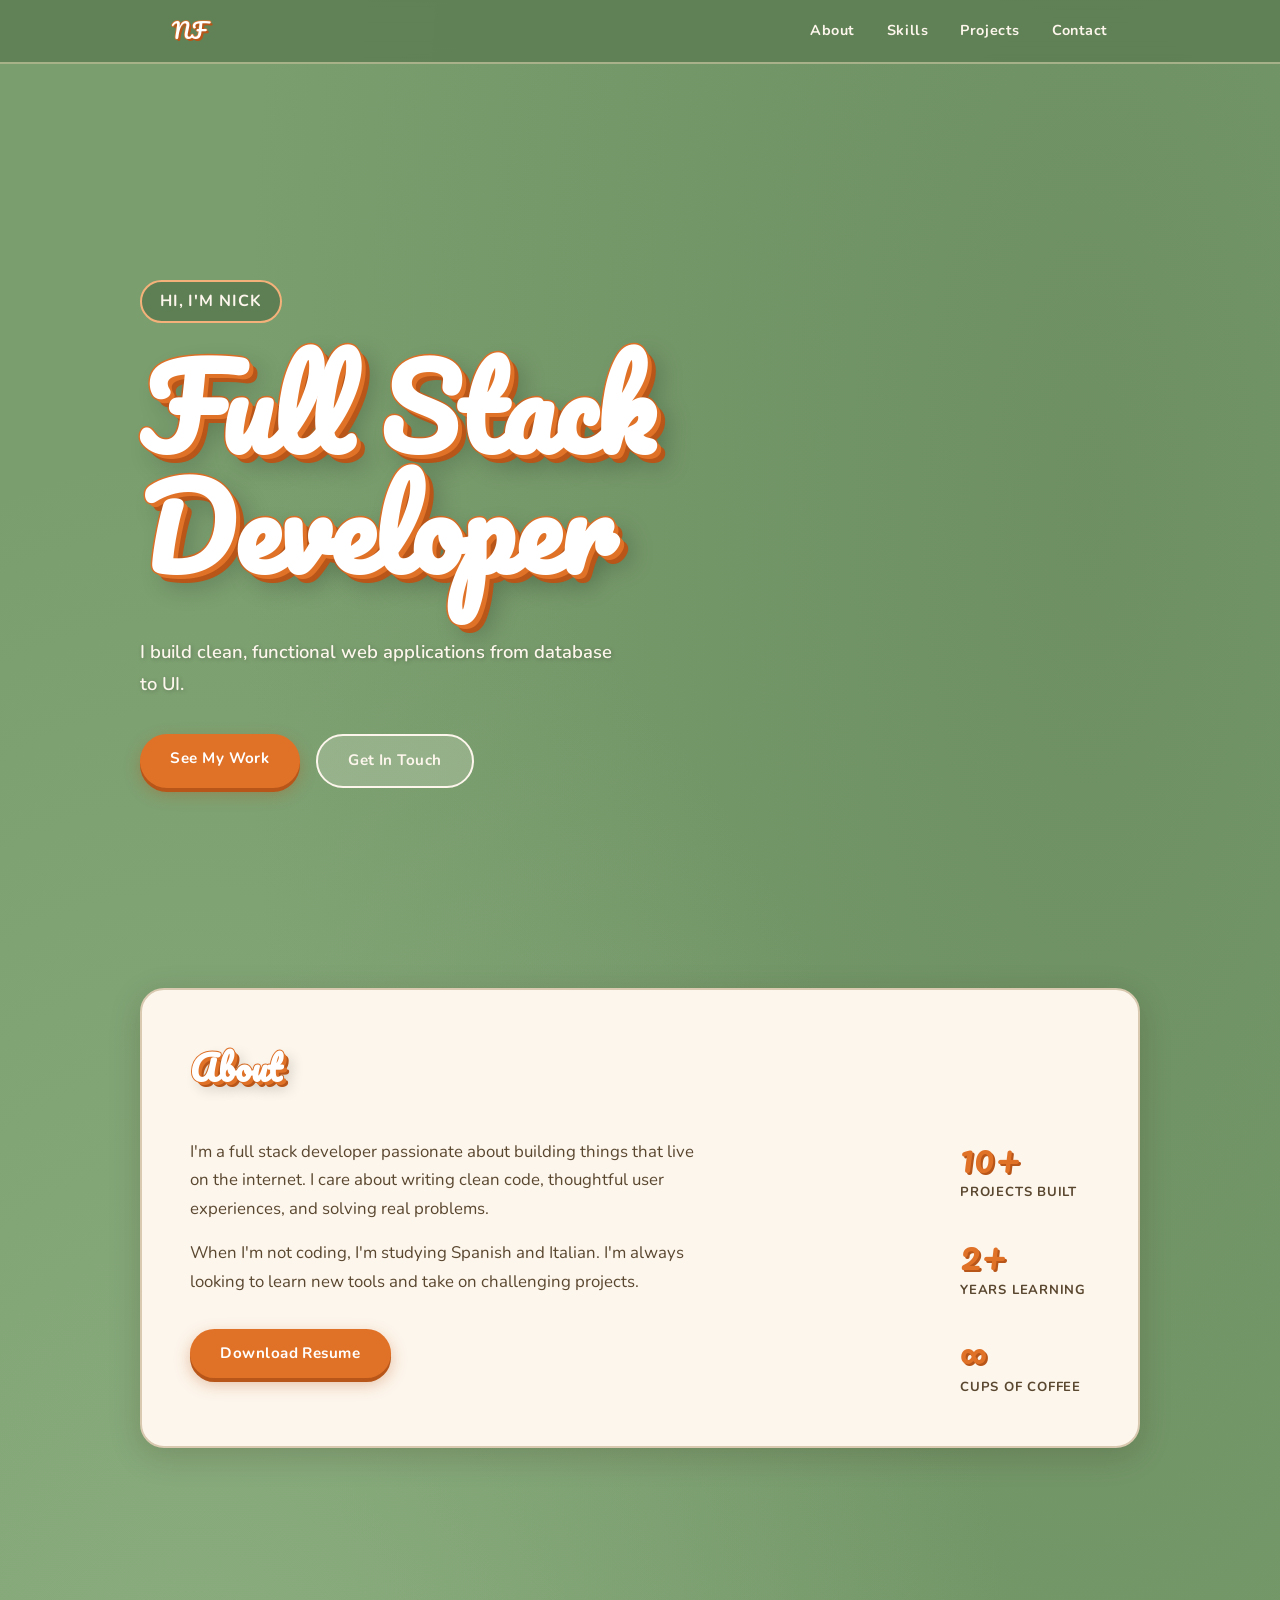
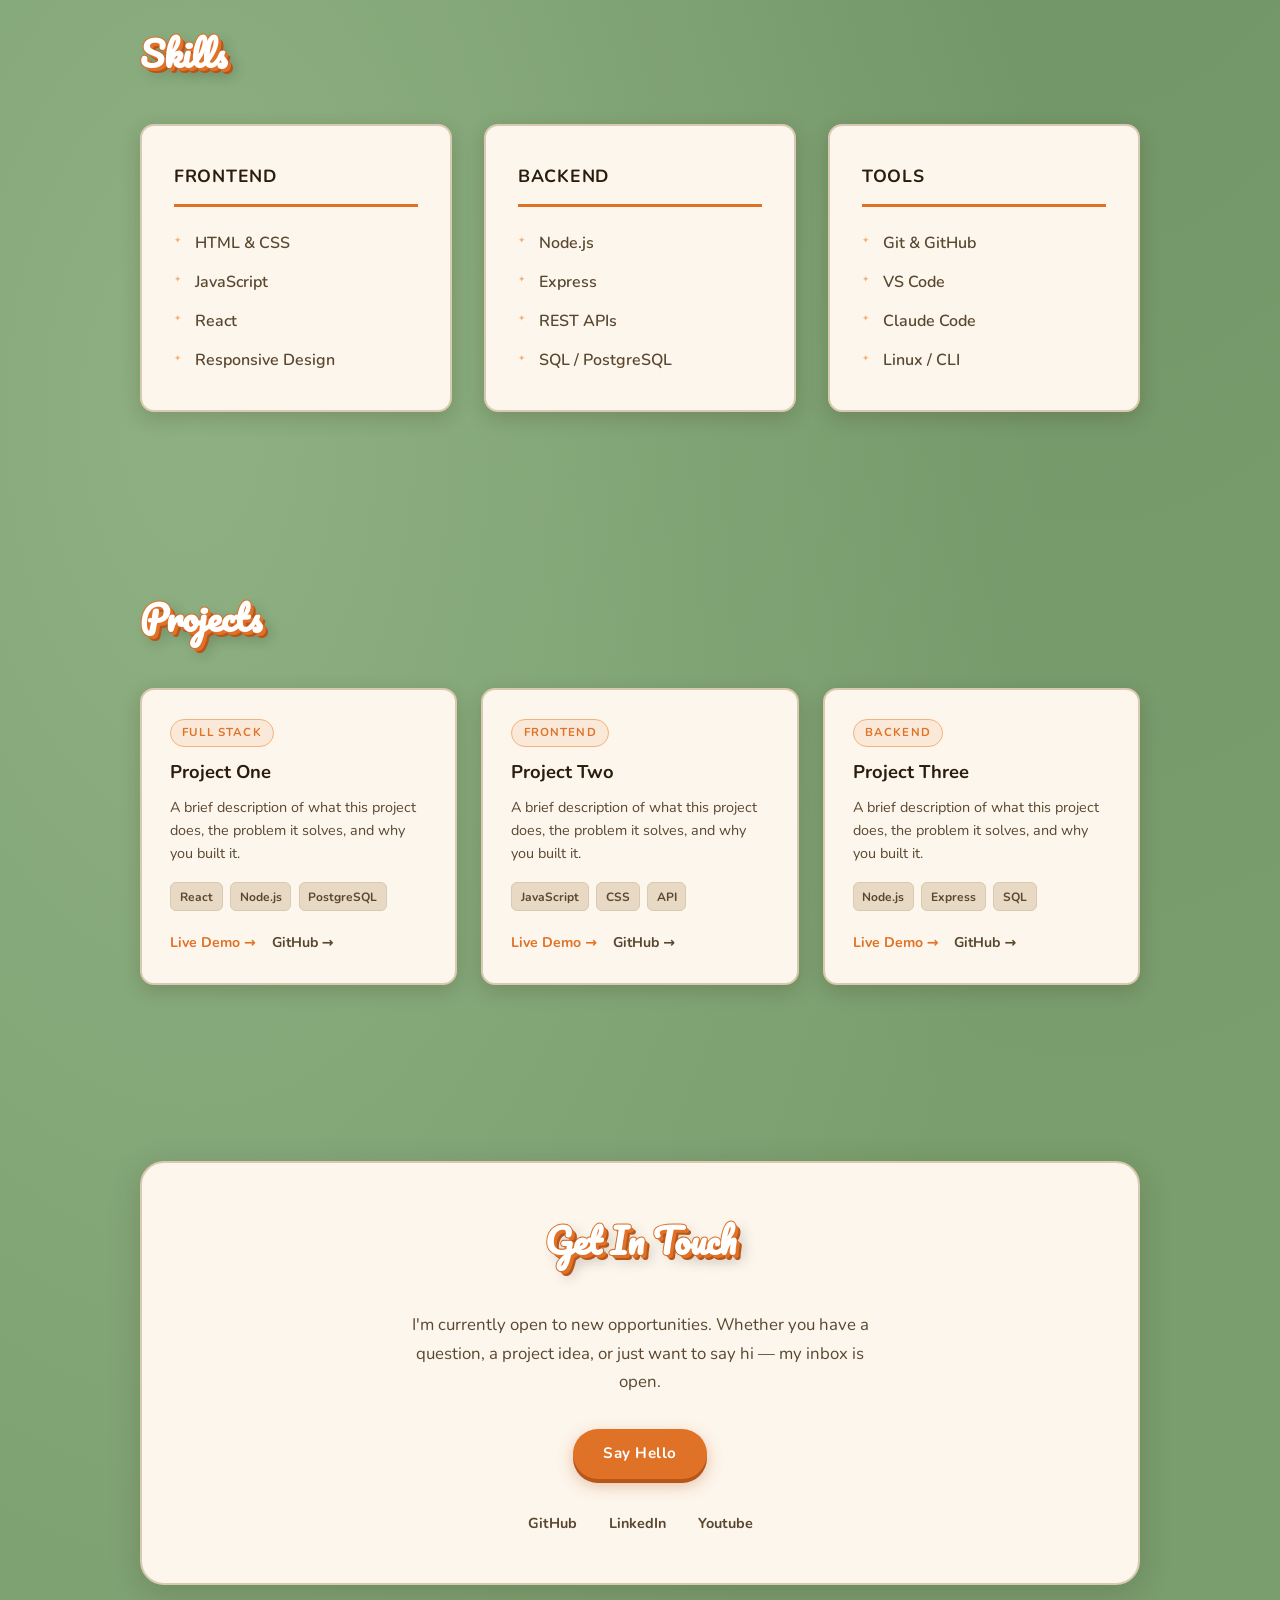
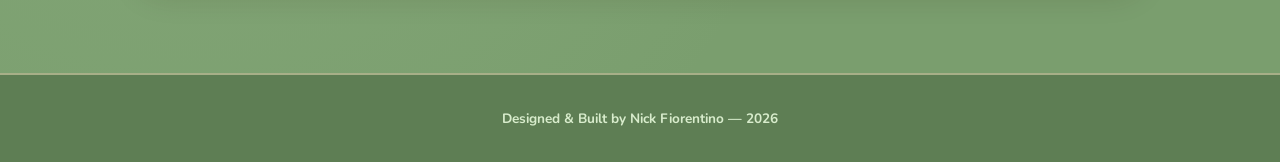
<file: My Portfolio Website/index.html>
<!DOCTYPE html>
<html lang="en">
<head>
  <meta charset="UTF-8" />
  <meta name="viewport" content="width=device-width, initial-scale=1.0" />
  <title>Nick Fiorentino — Full Stack Developer</title>
  <link rel="preconnect" href="https://fonts.googleapis.com" />
  <link rel="preconnect" href="https://fonts.gstatic.com" crossorigin />
  <link href="https://fonts.googleapis.com/css2?family=Pacifico&family=Nunito:wght@400;500;600;700&display=swap" rel="stylesheet" />
  <link rel="stylesheet" href="styles.css" />
</head>
<body>

  <!-- NAV -->
  <header class="nav-header">
    <nav class="nav-inner">
      <a href="#hero" class="nav-logo">NF</a>
      <input type="checkbox" id="nav-toggle" class="nav-checkbox" />
      <label for="nav-toggle" class="nav-toggle" aria-label="Toggle menu"></label>
      <ul class="nav-links">
        <li><a href="#about">About</a></li>
        <li><a href="#skills">Skills</a></li>
        <li><a href="#projects">Projects</a></li>
        <li><a href="#contact">Contact</a></li>
      </ul>
    </nav>
  </header>

  <!-- HERO -->
  <section id="hero" class="hero">
    <div class="hero-content">
      <span class="hero-eyebrow">Hi, I'm Nick</span>
      <h1 class="hero-title">Full Stack<br>Developer</h1>
      <p class="hero-sub">I build clean, functional web applications from database to UI.</p>
      <div class="hero-cta">
        <a href="#projects" class="btn btn-primary">See My Work</a>
        <a href="#contact" class="btn btn-secondary">Get In Touch</a>
      </div>
    </div>
  </section>

  <!-- ABOUT -->
  <section id="about" class="section">
    <div class="container">
      <div class="cream-panel">
      <h2 class="section-title">About</h2>
      <div class="about-grid">
        <div class="about-text">
          <p>
            I'm a full stack developer passionate about building things that live on the internet.
            I care about writing clean code, thoughtful user experiences, and solving real problems.
          </p>
          <p>
            When I'm not coding, I'm studying Spanish and Italian.
            I'm always looking to learn new tools and take on challenging projects.
          </p>
          <a href="Resume Nick Fiorentino.pdf" class="btn btn-primary" target="_blank">Download Resume</a>
        </div>
        <div class="about-facts">
          <div class="fact">
            <span class="fact-number">10+</span>
            <span class="fact-label">Projects Built</span>
          </div>
          <div class="fact">
            <span class="fact-number">2+</span>
            <span class="fact-label">Years Learning</span>
          </div>
          <div class="fact">
            <span class="fact-number">∞</span>
            <span class="fact-label">Cups of Coffee</span>
          </div>
        </div>
      </div>
      </div><!-- /cream-panel -->
    </div>
  </section>

  <!-- SKILLS -->
  <section id="skills" class="section section-alt">
    <div class="container">
      <h2 class="section-title">Skills</h2>
      <div class="skills-grid">
        <div class="skill-group">
          <h3 class="skill-group-title">Frontend</h3>
          <ul class="skill-list">
            <li>HTML &amp; CSS</li>
            <li>JavaScript</li>
            <li>React</li>
            <li>Responsive Design</li>
          </ul>
        </div>
        <div class="skill-group">
          <h3 class="skill-group-title">Backend</h3>
          <ul class="skill-list">
            <li>Node.js</li>
            <li>Express</li>
            <li>REST APIs</li>
            <li>SQL / PostgreSQL</li>
          </ul>
        </div>
        <div class="skill-group">
          <h3 class="skill-group-title">Tools</h3>
          <ul class="skill-list">
            <li>Git &amp; GitHub</li>
            <li>VS Code</li>
            <li>Claude Code</li>
            <li>Linux / CLI</li>
          </ul>
        </div>
      </div>
    </div>
  </section>

  <!-- PROJECTS -->
  <section id="projects" class="section">
    <div class="container">
      <h2 class="section-title">Projects</h2>
      <div class="projects-grid">

        <article class="project-card">
          <div class="project-info">
            <span class="project-tag">Full Stack</span>
            <h3 class="project-title">Project One</h3>
            <p class="project-desc">A brief description of what this project does, the problem it solves, and why you built it.</p>
            <div class="project-tech">
              <span>React</span><span>Node.js</span><span>PostgreSQL</span>
            </div>
            <div class="project-links">
              <a href="#" target="_blank" class="link-btn">Live Demo &rarr;</a>
              <a href="#" target="_blank" class="link-btn link-ghost">GitHub &rarr;</a>
            </div>
          </div>
        </article>

        <article class="project-card">
          <div class="project-info">
            <span class="project-tag">Frontend</span>
            <h3 class="project-title">Project Two</h3>
            <p class="project-desc">A brief description of what this project does, the problem it solves, and why you built it.</p>
            <div class="project-tech">
              <span>JavaScript</span><span>CSS</span><span>API</span>
            </div>
            <div class="project-links">
              <a href="#" target="_blank" class="link-btn">Live Demo &rarr;</a>
              <a href="#" target="_blank" class="link-btn link-ghost">GitHub &rarr;</a>
            </div>
          </div>
        </article>

        <article class="project-card">
          <div class="project-info">
            <span class="project-tag">Backend</span>
            <h3 class="project-title">Project Three</h3>
            <p class="project-desc">A brief description of what this project does, the problem it solves, and why you built it.</p>
            <div class="project-tech">
              <span>Node.js</span><span>Express</span><span>SQL</span>
            </div>
            <div class="project-links">
              <a href="#" target="_blank" class="link-btn">Live Demo &rarr;</a>
              <a href="#" target="_blank" class="link-btn link-ghost">GitHub &rarr;</a>
            </div>
          </div>
        </article>

      </div>
    </div>
  </section>

  <!-- CONTACT -->
  <section id="contact" class="section section-alt">
    <div class="container contact-container">
      <div class="cream-panel">
      <h2 class="section-title">Get In Touch</h2>
      <p class="contact-sub">I'm currently open to new opportunities. Whether you have a question, a project idea, or just want to say hi — my inbox is open.</p>
      <a href="mailto:nickfiorentino27@gmail.com" class="btn btn-primary">Say Hello</a>
      <div class="social-links">
        <a href="https://github.com/nick-fiorentino" target="_blank">GitHub</a>
        <a href="https://www.linkedin.com/in/fiorentinonick/" target="_blank">LinkedIn</a>
        <a href="https://www.youtube.com/@NickEffDev" target="_blank">Youtube</a>
      </div>
      </div><!-- /cream-panel -->
    </div>
  </section>

  <footer class="footer">
    <p>Designed &amp; Built by Nick Fiorentino &mdash; 2026</p>
  </footer>

</body>
</html>
</file>
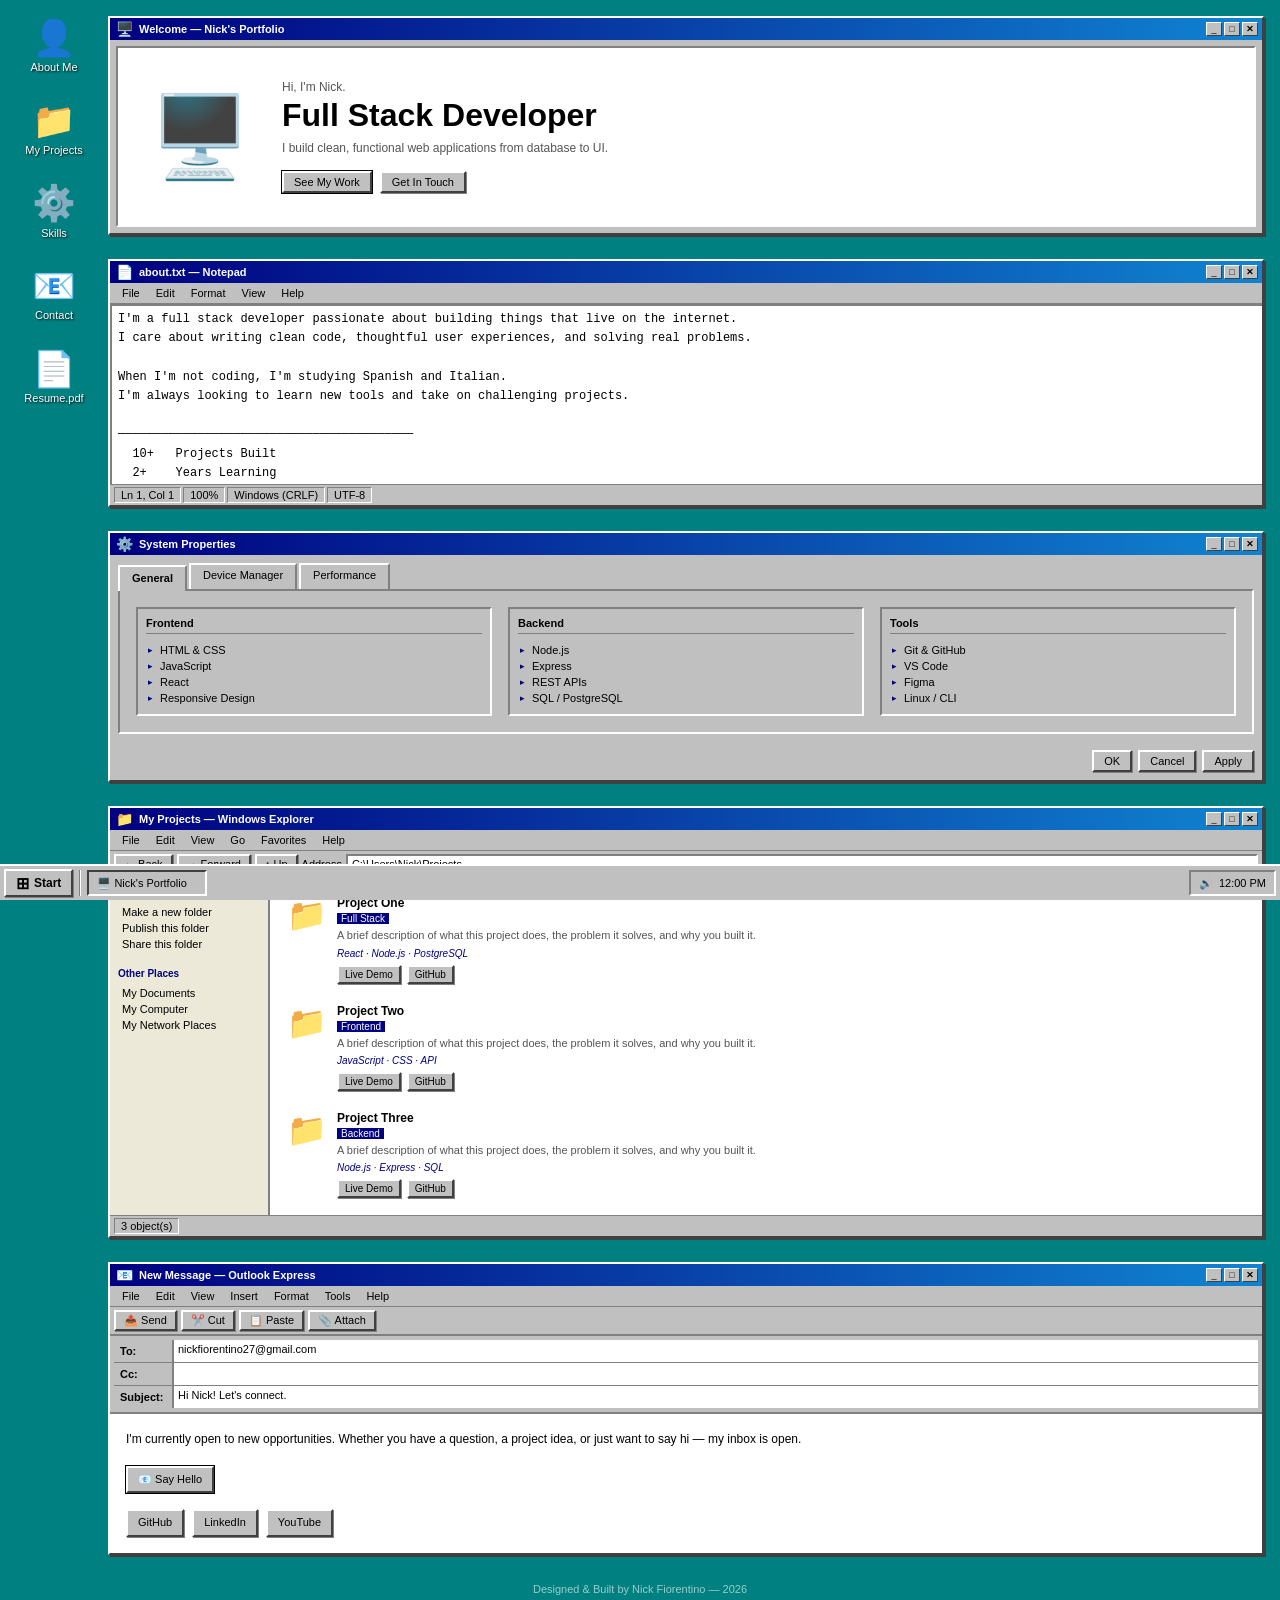
<file: Win95 Portfolio/index.html>
<!DOCTYPE html>
<html lang="en">
<head>
  <meta charset="UTF-8" />
  <meta name="viewport" content="width=device-width, initial-scale=1.0" />
  <title>Nick Fiorentino — Portfolio</title>
  <link rel="stylesheet" href="styles.css" />
</head>
<body>

  <!-- TASKBAR -->
  <div class="taskbar">
    <input type="checkbox" id="start-toggle" class="start-checkbox" />
    <label for="start-toggle" class="start-btn">
      <span class="start-logo">⊞</span> Start
    </label>
    <nav class="start-menu">
      <div class="start-sidebar">Windows 95</div>
      <ul class="start-items">
        <li><a href="#about">📄 About Me</a></li>
        <li><a href="#skills">⚙️ Skills</a></li>
        <li><a href="#projects">📁 My Projects</a></li>
        <li><a href="#contact">📧 Contact</a></li>
        <li class="menu-sep"></li>
        <li><a href="resume.pdf" target="_blank">📃 Resume.pdf</a></li>
        <li class="menu-sep"></li>
        <li><a href="https://github.com/FiorentinoGames" target="_blank">🐙 GitHub</a></li>
      </ul>
    </nav>
    <div class="taskbar-sep"></div>
    <div class="taskbar-windows">
      <a href="#welcome" class="taskbar-win">🖥️ Nick's Portfolio</a>
    </div>
    <div class="taskbar-tray">
      <span>🔊</span>
      <span class="tray-clock">12:00 PM</span>
    </div>
  </div>

  <!-- DESKTOP -->
  <div class="desktop">

    <!-- Desktop Icons -->
    <aside class="desktop-icons">
      <a href="#about" class="d-icon">
        <span class="d-icon-img">👤</span>
        <span class="d-icon-label">About Me</span>
      </a>
      <a href="#projects" class="d-icon">
        <span class="d-icon-img">📁</span>
        <span class="d-icon-label">My Projects</span>
      </a>
      <a href="#skills" class="d-icon">
        <span class="d-icon-img">⚙️</span>
        <span class="d-icon-label">Skills</span>
      </a>
      <a href="#contact" class="d-icon">
        <span class="d-icon-img">📧</span>
        <span class="d-icon-label">Contact</span>
      </a>
      <a href="resume.pdf" class="d-icon" target="_blank">
        <span class="d-icon-img">📄</span>
        <span class="d-icon-label">Resume.pdf</span>
      </a>
    </aside>

    <!-- Windows -->
    <main class="windows-col">

      <!-- HERO / Welcome -->
      <section class="win" id="welcome">
        <div class="win-titlebar">
          <span class="win-title"><span class="win-icon">🖥️</span> Welcome — Nick's Portfolio</span>
          <div class="win-controls">
            <button class="wcb">_</button>
            <button class="wcb">□</button>
            <button class="wcb wcb-close">✕</button>
          </div>
        </div>
        <div class="win-body welcome-layout">
          <div class="welcome-graphic">🖥️</div>
          <div class="welcome-content">
            <p class="welcome-eyebrow">Hi, I'm Nick.</p>
            <h1 class="welcome-title">Full Stack Developer</h1>
            <p class="welcome-desc">I build clean, functional web applications from database to UI.</p>
            <div class="btn-row">
              <a href="#projects" class="win-btn primary">See My Work</a>
              <a href="#contact" class="win-btn">Get In Touch</a>
            </div>
          </div>
        </div>
      </section>

      <!-- ABOUT / Notepad -->
      <section class="win" id="about">
        <div class="win-titlebar">
          <span class="win-title"><span class="win-icon">📄</span> about.txt — Notepad</span>
          <div class="win-controls">
            <button class="wcb">_</button>
            <button class="wcb">□</button>
            <button class="wcb wcb-close">✕</button>
          </div>
        </div>
        <div class="win-menubar">
          <span>File</span><span>Edit</span><span>Format</span><span>View</span><span>Help</span>
        </div>
        <div class="win-body notepad-body">
          <textarea class="notepad" readonly>I'm a full stack developer passionate about building things that live on the internet.
I care about writing clean code, thoughtful user experiences, and solving real problems.

When I'm not coding, I'm studying Spanish and Italian.
I'm always looking to learn new tools and take on challenging projects.

─────────────────────────────────────────
  10+   Projects Built
  2+    Years Learning
  ∞     Cups of Coffee
─────────────────────────────────────────</textarea>
        </div>
        <div class="win-statusbar">
          <span>Ln 1, Col 1</span><span>100%</span><span>Windows (CRLF)</span><span>UTF-8</span>
        </div>
      </section>

      <!-- SKILLS / System Properties -->
      <section class="win" id="skills">
        <div class="win-titlebar">
          <span class="win-title"><span class="win-icon">⚙️</span> System Properties</span>
          <div class="win-controls">
            <button class="wcb">_</button>
            <button class="wcb">□</button>
            <button class="wcb wcb-close">✕</button>
          </div>
        </div>
        <div class="win-body sys-body">
          <div class="sys-tabs">
            <span class="sys-tab active">General</span>
            <span class="sys-tab">Device Manager</span>
            <span class="sys-tab">Performance</span>
          </div>
          <div class="sys-panel">
            <div class="skills-grid">
              <div class="skill-box">
                <div class="skill-box-header">Frontend</div>
                <ul>
                  <li>HTML &amp; CSS</li>
                  <li>JavaScript</li>
                  <li>React</li>
                  <li>Responsive Design</li>
                </ul>
              </div>
              <div class="skill-box">
                <div class="skill-box-header">Backend</div>
                <ul>
                  <li>Node.js</li>
                  <li>Express</li>
                  <li>REST APIs</li>
                  <li>SQL / PostgreSQL</li>
                </ul>
              </div>
              <div class="skill-box">
                <div class="skill-box-header">Tools</div>
                <ul>
                  <li>Git &amp; GitHub</li>
                  <li>VS Code</li>
                  <li>Figma</li>
                  <li>Linux / CLI</li>
                </ul>
              </div>
            </div>
          </div>
          <div class="sys-footer">
            <button class="win-btn">OK</button>
            <button class="win-btn">Cancel</button>
            <button class="win-btn">Apply</button>
          </div>
        </div>
      </section>

      <!-- PROJECTS / Windows Explorer -->
      <section class="win" id="projects">
        <div class="win-titlebar">
          <span class="win-title"><span class="win-icon">📁</span> My Projects — Windows Explorer</span>
          <div class="win-controls">
            <button class="wcb">_</button>
            <button class="wcb">□</button>
            <button class="wcb wcb-close">✕</button>
          </div>
        </div>
        <div class="win-menubar">
          <span>File</span><span>Edit</span><span>View</span><span>Go</span><span>Favorites</span><span>Help</span>
        </div>
        <div class="exp-toolbar">
          <button class="win-btn toolbar-btn">← Back</button>
          <button class="win-btn toolbar-btn">→ Forward</button>
          <button class="win-btn toolbar-btn">↑ Up</button>
          <div class="address-bar">
            <span class="address-label">Address</span>
            <div class="address-input">C:\Users\Nick\Projects</div>
          </div>
        </div>
        <div class="win-body exp-body">
          <aside class="exp-sidebar">
            <div class="sidebar-group">
              <strong>File and Folder Tasks</strong>
              <ul>
                <li>Make a new folder</li>
                <li>Publish this folder</li>
                <li>Share this folder</li>
              </ul>
            </div>
            <div class="sidebar-group">
              <strong>Other Places</strong>
              <ul>
                <li>My Documents</li>
                <li>My Computer</li>
                <li>My Network Places</li>
              </ul>
            </div>
          </aside>
          <div class="exp-files">
            <article class="file-item">
              <div class="file-icon">📁</div>
              <div class="file-details">
                <div class="file-name">Project One</div>
                <span class="file-tag">Full Stack</span>
                <p class="file-desc">A brief description of what this project does, the problem it solves, and why you built it.</p>
                <p class="file-tech">React · Node.js · PostgreSQL</p>
                <div class="file-btns">
                  <a href="#" class="win-btn small">Live Demo</a>
                  <a href="#" class="win-btn small">GitHub</a>
                </div>
              </div>
            </article>
            <article class="file-item">
              <div class="file-icon">📁</div>
              <div class="file-details">
                <div class="file-name">Project Two</div>
                <span class="file-tag">Frontend</span>
                <p class="file-desc">A brief description of what this project does, the problem it solves, and why you built it.</p>
                <p class="file-tech">JavaScript · CSS · API</p>
                <div class="file-btns">
                  <a href="#" class="win-btn small">Live Demo</a>
                  <a href="#" class="win-btn small">GitHub</a>
                </div>
              </div>
            </article>
            <article class="file-item">
              <div class="file-icon">📁</div>
              <div class="file-details">
                <div class="file-name">Project Three</div>
                <span class="file-tag">Backend</span>
                <p class="file-desc">A brief description of what this project does, the problem it solves, and why you built it.</p>
                <p class="file-tech">Node.js · Express · SQL</p>
                <div class="file-btns">
                  <a href="#" class="win-btn small">Live Demo</a>
                  <a href="#" class="win-btn small">GitHub</a>
                </div>
              </div>
            </article>
          </div>
        </div>
        <div class="win-statusbar">
          <span>3 object(s)</span>
        </div>
      </section>

      <!-- CONTACT / Outlook Express -->
      <section class="win" id="contact">
        <div class="win-titlebar">
          <span class="win-title"><span class="win-icon">📧</span> New Message — Outlook Express</span>
          <div class="win-controls">
            <button class="wcb">_</button>
            <button class="wcb">□</button>
            <button class="wcb wcb-close">✕</button>
          </div>
        </div>
        <div class="win-menubar">
          <span>File</span><span>Edit</span><span>View</span><span>Insert</span><span>Format</span><span>Tools</span><span>Help</span>
        </div>
        <div class="exp-toolbar">
          <button class="win-btn toolbar-btn">📤 Send</button>
          <button class="win-btn toolbar-btn">✂️ Cut</button>
          <button class="win-btn toolbar-btn">📋 Paste</button>
          <button class="win-btn toolbar-btn">📎 Attach</button>
        </div>
        <div class="win-body email-body">
          <div class="email-header">
            <div class="email-field">
              <span class="ef-label">To:</span>
              <div class="ef-value">nickfiorentino27@gmail.com</div>
            </div>
            <div class="email-field">
              <span class="ef-label">Cc:</span>
              <div class="ef-value"></div>
            </div>
            <div class="email-field">
              <span class="ef-label">Subject:</span>
              <div class="ef-value">Hi Nick! Let's connect.</div>
            </div>
          </div>
          <div class="email-content">
            <p>I'm currently open to new opportunities. Whether you have a question, a project idea, or just want to say hi — my inbox is open.</p>
            <div class="contact-btns">
              <a href="mailto:nickfiorentino27@gmail.com" class="win-btn primary">📧 Say Hello</a>
            </div>
            <div class="social-btns">
              <a href="https://github.com/FiorentinoGames" target="_blank" class="win-btn">GitHub</a>
              <a href="#" target="_blank" class="win-btn">LinkedIn</a>
              <a href="#" target="_blank" class="win-btn">YouTube</a>
            </div>
          </div>
        </div>
      </section>

    </main>
  </div>

  <div class="win95-footer">
    Designed &amp; Built by Nick Fiorentino &mdash; 2026
  </div>

</body>
</html>
</file>
<file: My Portfolio Website/styles.css>
/* ── Reset & Base ── */
*, *::before, *::after { box-sizing: border-box; margin: 0; padding: 0; }

:root {
  /* Sage palette */
  --sage:        #7a9e6e;
  --sage-dark:   #5e7e54;
  --sage-light:  #9fbe92;
  --sage-pale:   #c8dcbf;

  /* Cream — cards & body backgrounds */
  --cream:       #f5eedf;
  --cream-warm:  #fdf6ec;
  --cream-deep:  #e8d9c4;

  /* Text */
  --text:        #2a1d0d;
  --text-muted:  #5a4730;
  --text-light:  #fffaf3;

  /* Orange accent */
  --orange:      #e07228;
  --orange-dark: #b85518;
  --orange-pale: #f4b27a;

  /* Borders / shadows */
  --border:      rgba(255, 236, 200, 0.45);
  --border-card: #d8c9b0;
  --shadow-warm: rgba(42, 29, 13, 0.18);

  /* Misc */
  --radius:    14px;
  --radius-lg: 24px;
  --radius-pill: 999px;
  --font-display: 'Pacifico', cursive;
  --font-body:    'Nunito', system-ui, sans-serif;
  --max-w: 1000px;
}

html { scroll-behavior: smooth; }

body {
  font-family: var(--font-body);
  color: var(--text);
  background-color: var(--sage);
  /* Soft multi-tone sage depth */
  background-image:
    radial-gradient(ellipse at 15% 60%, rgba(158, 190, 146, 0.55) 0%, transparent 55%),
    radial-gradient(ellipse at 85% 15%, rgba(94, 126, 84,  0.45) 0%, transparent 55%),
    radial-gradient(ellipse at 50% 90%, rgba(122, 158, 110, 0.4) 0%, transparent 60%);
  line-height: 1.7;
}

a { color: inherit; text-decoration: none; }

/* ─────────────────────────────────────────
   DISPLAY TEXT — Groovy white + orange trim
───────────────────────────────────────── */
.display-text {
  font-family: var(--font-display);
  color: #ffffff;
  -webkit-text-stroke: 3px var(--orange);
  paint-order: stroke fill;
  text-shadow:
    4px  4px 0   var(--orange),
    7px  7px 0   var(--orange-dark),
    10px 10px 20px rgba(0, 0, 0, 0.25);
}

/* Softer version for section titles */
.section-title {
  font-family: var(--font-display);
  font-size: 2.2rem;
  color: #ffffff;
  -webkit-text-stroke: 2px var(--orange);
  paint-order: stroke fill;
  text-shadow:
    3px 3px 0   var(--orange),
    5px 5px 0   var(--orange-dark),
    7px 7px 14px rgba(0, 0, 0, 0.2);
  margin-bottom: 2.5rem;
}

/* ── Nav ── */
.nav-header {
  position: fixed;
  top: 0; left: 0; right: 0;
  background: rgba(94, 126, 84, 0.88);
  backdrop-filter: blur(10px);
  border-bottom: 2px solid var(--border);
  z-index: 100;
}

.nav-inner {
  max-width: var(--max-w);
  margin: 0 auto;
  padding: 0 2rem;
  height: 62px;
  display: flex;
  align-items: center;
  justify-content: space-between;
}

.nav-logo {
  font-family: var(--font-display);
  font-size: 1.3rem;
  color: #fff;
  -webkit-text-stroke: 1.5px var(--orange);
  paint-order: stroke fill;
  text-shadow: 2px 2px 0 var(--orange-dark);
}

.nav-links {
  list-style: none;
  display: flex;
  gap: 2rem;
}

.nav-links a {
  font-family: var(--font-body);
  font-weight: 700;
  font-size: 0.9rem;
  color: var(--cream-warm);
  letter-spacing: 0.04em;
  transition: color 0.2s;
}

.nav-links a:hover { color: var(--orange-pale); }

.nav-checkbox { display: none; }

.nav-toggle {
  display: none;
  font-size: 1.4rem;
  cursor: pointer;
  color: var(--cream-warm);
  user-select: none;
}

.nav-toggle::before { content: '☰'; }
.nav-checkbox:checked + .nav-toggle::before { content: '✕'; }

/* ── Hero ── */
.hero {
  min-height: 100vh;
  display: flex;
  align-items: flex-end;
  padding: 80px 2rem 7rem;
}

.hero-content {
  max-width: var(--max-w);
  margin: 0 auto;
  width: 100%;
}

.hero-eyebrow {
  display: inline-block;
  font-family: var(--font-body);
  font-weight: 700;
  font-size: 1rem;
  color: var(--cream-warm);
  background: var(--sage-dark);
  border: 2px solid var(--orange-pale);
  border-radius: var(--radius-pill);
  padding: 0.35rem 1.1rem;
  margin-bottom: 1.5rem;
  letter-spacing: 0.06em;
  text-transform: uppercase;
}

.hero-title {
  font-family: var(--font-display);
  font-size: clamp(3.2rem, 9vw, 7rem);
  line-height: 1.08;
  color: #ffffff;
  -webkit-text-stroke: 3px var(--orange);
  paint-order: stroke fill;
  text-shadow:
    4px  4px  0   var(--orange),
    8px  8px  0   var(--orange-dark),
    12px 12px 24px rgba(0, 0, 0, 0.22);
  margin-bottom: 1.4rem;
}

.hero-sub {
  font-size: 1.15rem;
  font-weight: 600;
  color: var(--cream-warm);
  max-width: 480px;
  margin-top: 3rem;
  margin-bottom: 2.2rem;
  text-shadow: 1px 1px 4px rgba(0,0,0,0.25);
}

.hero-cta {
  display: flex;
  gap: 1rem;
  flex-wrap: wrap;
}

/* ── Buttons ── */
.btn {
  display: inline-block;
  padding: 0.75rem 1.9rem;
  border-radius: var(--radius-pill);
  font-family: var(--font-body);
  font-size: 0.95rem;
  font-weight: 700;
  letter-spacing: 0.03em;
  transition: all 0.2s;
  cursor: pointer;
}

.btn-primary {
  background: var(--orange);
  color: #fff;
  box-shadow: 0 4px 0 var(--orange-dark), 0 6px 16px rgba(180, 80, 20, 0.35);
}

.btn-primary:hover {
  background: var(--orange-dark);
  transform: translateY(2px);
  box-shadow: 0 2px 0 var(--orange-dark), 0 4px 10px rgba(180, 80, 20, 0.35);
}

.btn-secondary {
  background: rgba(255, 250, 243, 0.2);
  border: 2px solid var(--cream-warm);
  color: var(--cream-warm);
}

.btn-secondary:hover {
  background: rgba(255, 250, 243, 0.35);
}

/* ── Section shell ── */
.section { padding: 5.5rem 2rem; }

/* "alt" sections sit on a warm cream card — gives that cozy interior feel */
.section-alt { background: transparent; }

.container {
  max-width: var(--max-w);
  margin: 0 auto;
}

/* Cream panels for About, Skills, Contact */
.cream-panel {
  background: var(--cream-warm);
  border: 2px solid var(--border-card);
  border-radius: var(--radius-lg);
  padding: 3rem;
  box-shadow: 0 8px 32px var(--shadow-warm);
}

/* ── About ── */
#about .container { /* wrap in cream panel via HTML */ }

.about-grid {
  display: grid;
  grid-template-columns: 1fr auto;
  gap: 3.5rem;
  align-items: start;
}

.about-text p {
  color: var(--text-muted);
  margin-bottom: 1rem;
  max-width: 520px;
  font-size: 1.05rem;
}

.about-text .btn { margin-top: 1rem; }

.about-facts {
  display: flex;
  flex-direction: column;
  gap: 2rem;
  min-width: 130px;
}

.fact { display: flex; flex-direction: column; }

.fact-number {
  font-family: var(--font-display);
  font-size: 2.4rem;
  line-height: 1;
  color: var(--orange);
  text-shadow: 2px 2px 0 var(--orange-dark);
}

.fact-label {
  font-size: 0.82rem;
  font-weight: 700;
  color: var(--text-muted);
  text-transform: uppercase;
  letter-spacing: 0.06em;
  margin-top: 0.3rem;
}

/* ── Skills ── */
.skills-grid {
  display: grid;
  grid-template-columns: repeat(3, 1fr);
  gap: 2rem;
}

.skill-group {
  background: var(--cream-warm);
  border: 2px solid var(--border-card);
  border-radius: var(--radius);
  padding: 2.25rem 2rem;
  box-shadow: 0 6px 20px var(--shadow-warm);
}

.skill-group-title {
  font-family: var(--font-body);
  font-size: 1.1rem;
  font-weight: 700;
  color: var(--text);
  margin-bottom: 1.4rem;
  padding-bottom: 0.75rem;
  border-bottom: 3px solid var(--orange);
  letter-spacing: 0.04em;
  text-transform: uppercase;
}

.skill-list {
  list-style: none;
  display: flex;
  flex-direction: column;
  gap: 0.75rem;
}

.skill-list li {
  font-size: 1rem;
  font-weight: 600;
  color: var(--text-muted);
  padding-left: 1.3rem;
  position: relative;
}

.skill-list li::before {
  content: '✦';
  position: absolute;
  left: 0;
  font-size: 0.55rem;
  color: var(--orange-pale);
  top: 0.4em;
}

/* ── Projects ── */
.projects-grid {
  display: grid;
  grid-template-columns: repeat(auto-fill, minmax(280px, 1fr));
  gap: 1.5rem;
}

.project-card {
  background: var(--cream-warm);
  border: 2px solid var(--border-card);
  border-radius: var(--radius);
  padding: 1.75rem;
  box-shadow: 0 6px 20px var(--shadow-warm);
  transition: transform 0.2s, box-shadow 0.2s;
}

.project-card:hover {
  transform: translateY(-4px);
  box-shadow: 0 12px 32px var(--shadow-warm);
}

.project-tag {
  display: inline-block;
  font-size: 0.72rem;
  font-weight: 700;
  text-transform: uppercase;
  letter-spacing: 0.1em;
  color: var(--orange);
  background: rgba(224, 114, 40, 0.1);
  border: 1.5px solid var(--orange-pale);
  border-radius: var(--radius-pill);
  padding: 0.2rem 0.7rem;
  margin-bottom: 0.6rem;
}

.project-title {
  font-family: var(--font-body);
  font-size: 1.15rem;
  font-weight: 700;
  color: var(--text);
  margin-bottom: 0.5rem;
}

.project-desc {
  font-size: 0.9rem;
  color: var(--text-muted);
  margin-bottom: 1.1rem;
  line-height: 1.6;
}

.project-tech {
  display: flex;
  flex-wrap: wrap;
  gap: 0.45rem;
  margin-bottom: 1.25rem;
}

.project-tech span {
  font-size: 0.75rem;
  font-weight: 700;
  background: var(--cream-deep);
  border: 1px solid var(--border-card);
  border-radius: 6px;
  padding: 0.2rem 0.55rem;
  color: var(--text-muted);
}

.project-links { display: flex; gap: 1rem; }

.link-btn {
  font-size: 0.88rem;
  font-weight: 700;
  color: var(--orange);
  transition: opacity 0.2s;
}
.link-btn:hover { opacity: 0.7; }
.link-ghost { color: var(--text-muted); }

/* ── Contact ── */
.contact-container { text-align: center; }

.contact-sub {
  color: var(--text-muted);
  max-width: 480px;
  margin: 0 auto 2rem;
  font-size: 1.05rem;
}

.social-links {
  display: flex;
  justify-content: center;
  gap: 2rem;
  margin-top: 2rem;
}

.social-links a {
  font-weight: 700;
  font-size: 0.9rem;
  color: var(--text-muted);
  transition: color 0.2s;
}
.social-links a:hover { color: var(--orange); }

/* ── Footer ── */
.footer {
  text-align: center;
  padding: 2rem;
  font-size: 0.85rem;
  font-weight: 700;
  color: var(--cream-pale, #d8eccc);
  background: var(--sage-dark);
  border-top: 2px solid var(--border);
}

/* ── Responsive ── */
@media (max-width: 768px) {
  .nav-toggle { display: block; }

  .nav-links {
    display: none;
    flex-direction: column;
    gap: 0;
    position: absolute;
    top: 62px; left: 0; right: 0;
    background: var(--sage-dark);
    border-bottom: 2px solid var(--border);
    padding: 1rem 2rem;
  }

  .nav-checkbox:checked ~ .nav-links { display: flex; }
  .nav-links li { padding: 0.6rem 0; }

  .about-grid { grid-template-columns: 1fr; gap: 2rem; }
  .about-facts { flex-direction: row; gap: 2rem; }

  .skills-grid { grid-template-columns: 1fr 1fr; }

  .cream-panel { padding: 2rem 1.5rem; }
}

@media (max-width: 480px) {
  .skills-grid { grid-template-columns: 1fr; }
  .hero-title  { font-size: 3rem; }
}
</file>
<file: Win95 Portfolio/styles.css>
/* ── Reset ── */
*, *::before, *::after { box-sizing: border-box; margin: 0; padding: 0; }

/* ── Variables ── */
:root {
  --gray:     #c0c0c0;
  --gray-lt:  #dfdfdf;
  --gray-dk:  #808080;
  --gray-dkr: #404040;
  --white:    #ffffff;
  --black:    #000000;
  --navy:     #000080;
  --navy-mid: #1084d0;
  --desktop:  #008080;
  --font:     'MS Sans Serif', Tahoma, Arial, sans-serif;
}

html { scroll-behavior: smooth; }

body {
  font-family: var(--font);
  font-size: 11px;
  color: var(--black);
  background: var(--desktop);
  min-height: 100vh;
  padding-bottom: 36px;
}

a { color: inherit; text-decoration: none; }

/* ── Win95 Buttons ── */
.win-btn {
  display: inline-block;
  background: var(--gray);
  border: 2px solid var(--white);
  border-right-color:   var(--gray-dkr);
  border-bottom-color:  var(--gray-dkr);
  box-shadow: 1px 1px 0 var(--gray-dk);
  padding: 3px 10px;
  font-family: var(--font);
  font-size: 11px;
  cursor: pointer;
  text-align: center;
  color: var(--black);
}

.win-btn:hover { background: var(--gray-lt); }

.win-btn:active {
  border-color:        var(--gray-dkr);
  border-right-color:  var(--white);
  border-bottom-color: var(--white);
  box-shadow: none;
  padding: 4px 9px 2px 11px;
}

.win-btn.primary {
  border-width: 2px;
  outline: 1px solid var(--black);
}

.win-btn.small   { font-size: 10px; padding: 2px 6px; }
.win-btn.small:active { padding: 3px 5px 1px 7px; }

.win-btn.toolbar-btn { padding: 2px 8px; }

/* ── Taskbar ── */
.taskbar {
  position: fixed;
  bottom: 0; left: 0; right: 0;
  height: 36px;
  background: var(--gray);
  border-top: 2px solid var(--white);
  display: flex;
  align-items: center;
  gap: 4px;
  padding: 2px 4px;
  z-index: 100;
  overflow: visible;
}

/* ── Start Button ── */
.start-checkbox { display: none; }

.start-btn {
  display: flex;
  align-items: center;
  gap: 5px;
  height: 28px;
  padding: 2px 10px;
  background: var(--gray);
  border: 2px solid var(--white);
  border-right-color:   var(--gray-dkr);
  border-bottom-color:  var(--gray-dkr);
  box-shadow: 1px 1px 0 var(--gray-dk);
  font-family: var(--font);
  font-size: 12px;
  font-weight: bold;
  cursor: pointer;
  user-select: none;
  flex-shrink: 0;
}

.start-checkbox:checked + .start-btn {
  border-color:        var(--gray-dkr);
  border-right-color:  var(--white);
  border-bottom-color: var(--white);
  box-shadow: none;
  padding: 3px 9px 1px 11px;
}

.start-logo { font-size: 1rem; }

/* ── Start Menu ── */
.start-menu {
  display: none;
  position: absolute;
  bottom: 36px;
  left: 0;
  width: 220px;
  background: var(--gray);
  border: 2px solid var(--white);
  border-right-color:   var(--gray-dkr);
  border-bottom-color:  var(--gray-dkr);
  box-shadow: 2px 2px 0 var(--gray-dkr);
  z-index: 200;
  flex-direction: row;
}

.start-checkbox:checked ~ .start-menu { display: flex; }

.start-sidebar {
  width: 28px;
  background: linear-gradient(to top, var(--navy-mid), var(--navy));
  color: rgba(255, 255, 255, 0.45);
  font-size: 11px;
  font-weight: bold;
  writing-mode: vertical-rl;
  transform: rotate(180deg);
  display: flex;
  align-items: center;
  padding: 8px 4px;
  letter-spacing: 0.12em;
  flex-shrink: 0;
  user-select: none;
}

.start-items {
  list-style: none;
  padding: 4px 0;
  flex: 1;
}

.start-items li a {
  display: block;
  padding: 5px 12px;
  font-size: 11px;
  white-space: nowrap;
  cursor: default;
}

.start-items li a:hover {
  background: var(--navy);
  color: var(--white);
}

.menu-sep {
  height: 1px;
  background: var(--gray-dk);
  border-bottom: 1px solid var(--white);
  margin: 4px 4px 4px 12px;
}

/* ── Taskbar Separator ── */
.taskbar-sep {
  width: 2px;
  height: 26px;
  background: var(--gray-dk);
  border-right: 1px solid var(--white);
  margin: 0 2px;
  flex-shrink: 0;
}

/* ── Taskbar Windows ── */
.taskbar-windows {
  display: flex;
  gap: 4px;
  flex: 1;
  overflow: hidden;
}

.taskbar-win {
  display: flex;
  align-items: center;
  height: 26px;
  padding: 2px 8px;
  background: var(--gray);
  border: 2px solid var(--gray-dkr);
  border-right-color:   var(--white);
  border-bottom-color:  var(--white);
  font-family: var(--font);
  font-size: 11px;
  min-width: 120px;
  max-width: 180px;
  white-space: nowrap;
  overflow: hidden;
  text-overflow: ellipsis;
}

/* ── Taskbar Tray ── */
.taskbar-tray {
  display: flex;
  align-items: center;
  gap: 6px;
  padding: 2px 8px;
  height: 26px;
  border: 2px solid var(--gray-dk);
  border-right-color:   var(--white);
  border-bottom-color:  var(--white);
  font-size: 11px;
  flex-shrink: 0;
}

.tray-clock { white-space: nowrap; }

/* ── Desktop Layout ── */
.desktop {
  display: flex;
  gap: 1rem;
  padding: 1rem;
  align-items: flex-start;
  min-height: calc(100vh - 36px);
}

/* ── Desktop Icons ── */
.desktop-icons {
  display: flex;
  flex-direction: column;
  gap: 1.2rem;
  width: 76px;
  flex-shrink: 0;
}

.d-icon {
  display: flex;
  flex-direction: column;
  align-items: center;
  gap: 4px;
  color: var(--white);
  text-align: center;
  padding: 4px;
  cursor: pointer;
}

.d-icon:hover .d-icon-label { background: var(--navy); }
.d-icon:focus { outline: 1px dotted var(--white); }

.d-icon-img   { font-size: 2.2rem; line-height: 1; }

.d-icon-label {
  font-size: 11px;
  line-height: 1.3;
  text-shadow: 1px 1px 2px rgba(0, 0, 0, 0.9);
  padding: 1px 2px;
}

/* ── Windows Column ── */
.windows-col {
  display: flex;
  flex-direction: column;
  gap: 1.5rem;
  flex: 1;
  min-width: 0;
}

/* ── Window Chrome ── */
.win {
  background: var(--gray);
  border: 2px solid var(--white);
  border-right-color:   var(--gray-dkr);
  border-bottom-color:  var(--gray-dkr);
  box-shadow: 2px 2px 0 var(--gray-dkr);
}

/* ── Title Bar ── */
.win-titlebar {
  background: linear-gradient(to right, var(--navy), var(--navy-mid));
  padding: 3px 4px 3px 6px;
  display: flex;
  align-items: center;
  justify-content: space-between;
  user-select: none;
}

.win-title {
  display: flex;
  align-items: center;
  gap: 6px;
  color: var(--white);
  font-size: 11px;
  font-weight: bold;
}

.win-icon { font-size: 14px; }

.win-controls { display: flex; gap: 2px; }

.wcb {
  width: 16px;
  height: 14px;
  background: var(--gray);
  border: 1px solid var(--white);
  border-right-color:   var(--gray-dkr);
  border-bottom-color:  var(--gray-dkr);
  font-size: 9px;
  font-family: var(--font);
  cursor: default;
  display: flex;
  align-items: center;
  justify-content: center;
  line-height: 1;
}

.wcb:active {
  border-color:        var(--gray-dkr);
  border-right-color:  var(--white);
  border-bottom-color: var(--white);
}

.wcb-close { font-weight: bold; }

/* ── Menu Bar ── */
.win-menubar {
  display: flex;
  padding: 2px 4px;
  background: var(--gray);
  border-bottom: 1px solid var(--gray-dk);
  gap: 0;
}

.win-menubar span {
  padding: 2px 8px;
  font-size: 11px;
  cursor: default;
}

.win-menubar span:hover {
  background: var(--navy);
  color: var(--white);
}

/* ── Status Bar ── */
.win-statusbar {
  display: flex;
  gap: 2px;
  padding: 2px 4px;
  border-top: 1px solid var(--gray-dk);
}

.win-statusbar span {
  padding: 1px 6px;
  border: 1px solid var(--gray-dk);
  border-right-color:   var(--white);
  border-bottom-color:  var(--white);
  font-size: 11px;
}

/* ── Window Body ── */
.win-body { background: var(--gray); }

/* ── Welcome Window ── */
.welcome-layout {
  display: flex;
  align-items: center;
  gap: 2rem;
  padding: 2rem;
  background: var(--white);
  margin: 6px;
  border: 2px solid var(--gray-dk);
  border-right-color:   var(--white);
  border-bottom-color:  var(--white);
}

.welcome-graphic { font-size: 5rem; line-height: 1; flex-shrink: 0; }

.welcome-eyebrow { font-size: 12px; color: #555; margin-bottom: 4px; }

.welcome-title {
  font-size: 2rem;
  font-weight: bold;
  line-height: 1.1;
  margin-bottom: 8px;
}

.welcome-desc {
  font-size: 12px;
  color: #555;
  margin-bottom: 1rem;
  max-width: 380px;
}

.btn-row { display: flex; gap: 8px; flex-wrap: wrap; }

/* ── Notepad Window ── */
.notepad-body { padding: 0; }

.notepad {
  display: block;
  width: 100%;
  min-height: 180px;
  border: none;
  border-top: 2px solid var(--gray-dk);
  border-left: 2px solid var(--gray-dk);
  padding: 4px 6px;
  font-family: 'Courier New', 'Lucida Console', monospace;
  font-size: 12px;
  line-height: 1.6;
  resize: none;
  background: var(--white);
  color: var(--black);
  outline: none;
}

/* ── System Properties (Skills) ── */
.sys-body { padding: 8px; }

.sys-tabs {
  display: flex;
  gap: 2px;
  position: relative;
  z-index: 1;
}

.sys-tab {
  padding: 4px 12px 5px;
  background: var(--gray);
  border: 2px solid var(--white);
  border-right-color:  var(--gray-dk);
  border-bottom: none;
  font-size: 11px;
  cursor: default;
}

.sys-tab.active {
  font-weight: bold;
  padding-top: 5px;
  padding-bottom: 7px;
  position: relative;
  top: 2px;
}

.sys-panel {
  border: 2px solid var(--gray-dk);
  border-right-color:   var(--white);
  border-bottom-color:  var(--white);
  padding: 1rem;
  background: var(--gray);
}

.skills-grid {
  display: grid;
  grid-template-columns: repeat(3, 1fr);
  gap: 1rem;
}

.skill-box {
  border: 2px solid var(--gray-dk);
  border-right-color:   var(--white);
  border-bottom-color:  var(--white);
  padding: 8px;
}

.skill-box-header {
  font-weight: bold;
  font-size: 11px;
  border-bottom: 1px solid var(--gray-dk);
  padding-bottom: 4px;
  margin-bottom: 8px;
}

.skill-box ul  { list-style: none; }

.skill-box li {
  padding: 2px 0 2px 14px;
  position: relative;
  font-size: 11px;
}

.skill-box li::before {
  content: '▸';
  position: absolute;
  left: 2px;
  font-size: 9px;
  top: 3px;
  color: var(--navy);
}

.sys-footer {
  display: flex;
  justify-content: flex-end;
  gap: 6px;
  margin-top: 1rem;
}

/* ── Explorer Toolbar ── */
.exp-toolbar {
  display: flex;
  align-items: center;
  gap: 4px;
  padding: 3px 4px;
  border-bottom: 2px solid var(--gray-dk);
  background: var(--gray);
}

.address-bar {
  display: flex;
  align-items: center;
  gap: 4px;
  flex: 1;
}

.address-label { font-size: 11px; }

.address-input {
  flex: 1;
  padding: 2px 4px;
  font-size: 11px;
  background: var(--white);
  border: 2px solid var(--gray-dk);
  border-right-color:   var(--white);
  border-bottom-color:  var(--white);
}

/* ── Explorer Body ── */
.exp-body {
  display: flex;
  min-height: 280px;
  padding: 0;
}

.exp-sidebar {
  width: 160px;
  background: #ece9d8;
  border-right: 2px solid var(--gray-dk);
  padding: 8px;
  flex-shrink: 0;
  font-size: 11px;
}

.sidebar-group { margin-bottom: 1rem; }

.sidebar-group strong {
  display: block;
  font-size: 10px;
  color: var(--navy);
  margin-bottom: 6px;
}

.sidebar-group ul  { list-style: none; }

.sidebar-group li {
  padding: 2px 4px;
  cursor: default;
  font-size: 11px;
}

.sidebar-group li:hover {
  background: var(--navy);
  color: var(--white);
}

.exp-files {
  flex: 1;
  padding: 8px;
  background: var(--white);
  display: flex;
  flex-direction: column;
  gap: 2px;
}

.file-item {
  display: flex;
  gap: 10px;
  padding: 8px;
  align-items: flex-start;
  border: 1px solid transparent;
}

.file-item:hover {
  background: #cce8ff;
  border-color: #99d1ff;
}

.file-icon { font-size: 2rem; flex-shrink: 0; }

.file-name {
  font-weight: bold;
  font-size: 12px;
  margin-bottom: 2px;
}

.file-tag {
  display: inline-block;
  font-size: 10px;
  background: var(--navy);
  color: var(--white);
  padding: 0 4px;
  margin-bottom: 4px;
}

.file-desc {
  font-size: 11px;
  color: #555;
  margin-bottom: 4px;
  line-height: 1.4;
}

.file-tech {
  font-size: 10px;
  color: var(--navy);
  margin-bottom: 6px;
  font-style: italic;
}

.file-btns { display: flex; gap: 6px; }

/* ── Email / Contact Window ── */
.email-body { padding: 0; }

.email-header {
  background: var(--gray);
  padding: 4px;
  border-bottom: 2px solid var(--gray-dk);
}

.email-field {
  display: flex;
  align-items: center;
  border-bottom: 1px solid var(--gray-dk);
}

.email-field:last-child { border-bottom: none; }

.ef-label {
  font-weight: bold;
  width: 58px;
  padding: 3px 6px;
  font-size: 11px;
  flex-shrink: 0;
}

.ef-value {
  flex: 1;
  padding: 3px 4px;
  font-size: 11px;
  background: var(--white);
  min-height: 22px;
  border-left: 2px solid var(--gray-dk);
}

.email-content {
  padding: 1rem;
  background: var(--white);
  font-size: 12px;
  line-height: 1.6;
}

.email-content p { margin-bottom: 1rem; }

.contact-btns { margin-bottom: 1rem; }

.social-btns { display: flex; gap: 8px; flex-wrap: wrap; }

/* ── Footer ── */
.win95-footer {
  text-align: center;
  padding: 0.75rem;
  font-size: 11px;
  color: rgba(255, 255, 255, 0.6);
  background: var(--desktop);
  margin-bottom: 36px;
}

/* ── Scrollbars (Chrome/Edge) ── */
::-webkit-scrollbar              { width: 16px; height: 16px; }
::-webkit-scrollbar-track        { background: var(--gray-lt); }
::-webkit-scrollbar-thumb        {
  background: var(--gray);
  border: 2px solid var(--white);
  border-right-color:  var(--gray-dkr);
  border-bottom-color: var(--gray-dkr);
}
::-webkit-scrollbar-button       {
  background: var(--gray);
  border: 1px solid var(--white);
  border-right-color:  var(--gray-dkr);
  border-bottom-color: var(--gray-dkr);
  display: block;
  height: 16px;
}

/* ── Responsive ── */
@media (max-width: 768px) {
  .desktop         { flex-direction: column; padding: 0.5rem; }
  .desktop-icons   { flex-direction: row; width: auto; flex-wrap: wrap; gap: 1rem; }
  .windows-col     { gap: 1rem; }
  .skills-grid     { grid-template-columns: 1fr; }
  .exp-body        { flex-direction: column; }
  .exp-sidebar     { width: 100%; border-right: none; border-bottom: 2px solid var(--gray-dk); }
  .welcome-layout  { flex-direction: column; text-align: center; padding: 1rem; gap: 1rem; }
  .welcome-graphic { font-size: 3rem; }
  .taskbar-windows { display: none; }
}

@media (max-width: 480px) {
  .welcome-title { font-size: 1.5rem; }
  .sys-tabs      { flex-wrap: wrap; }
}
</file>
